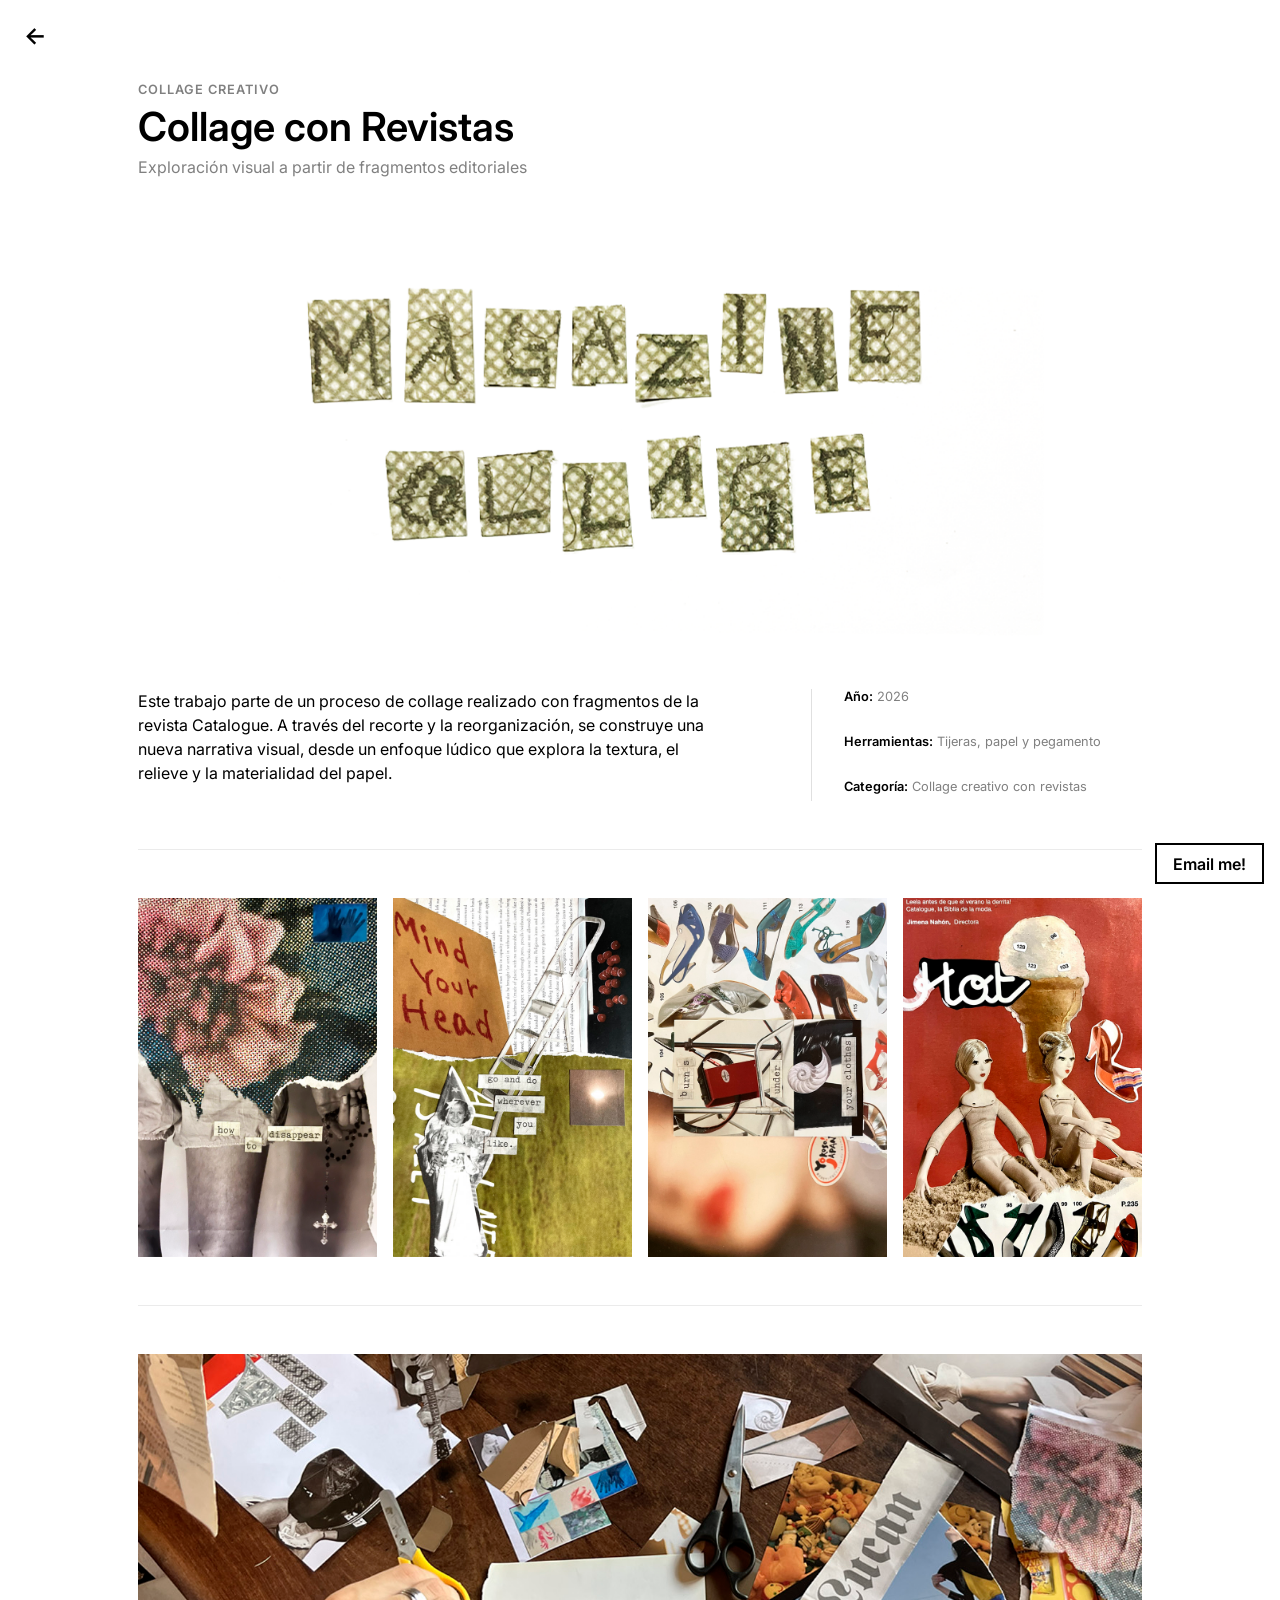
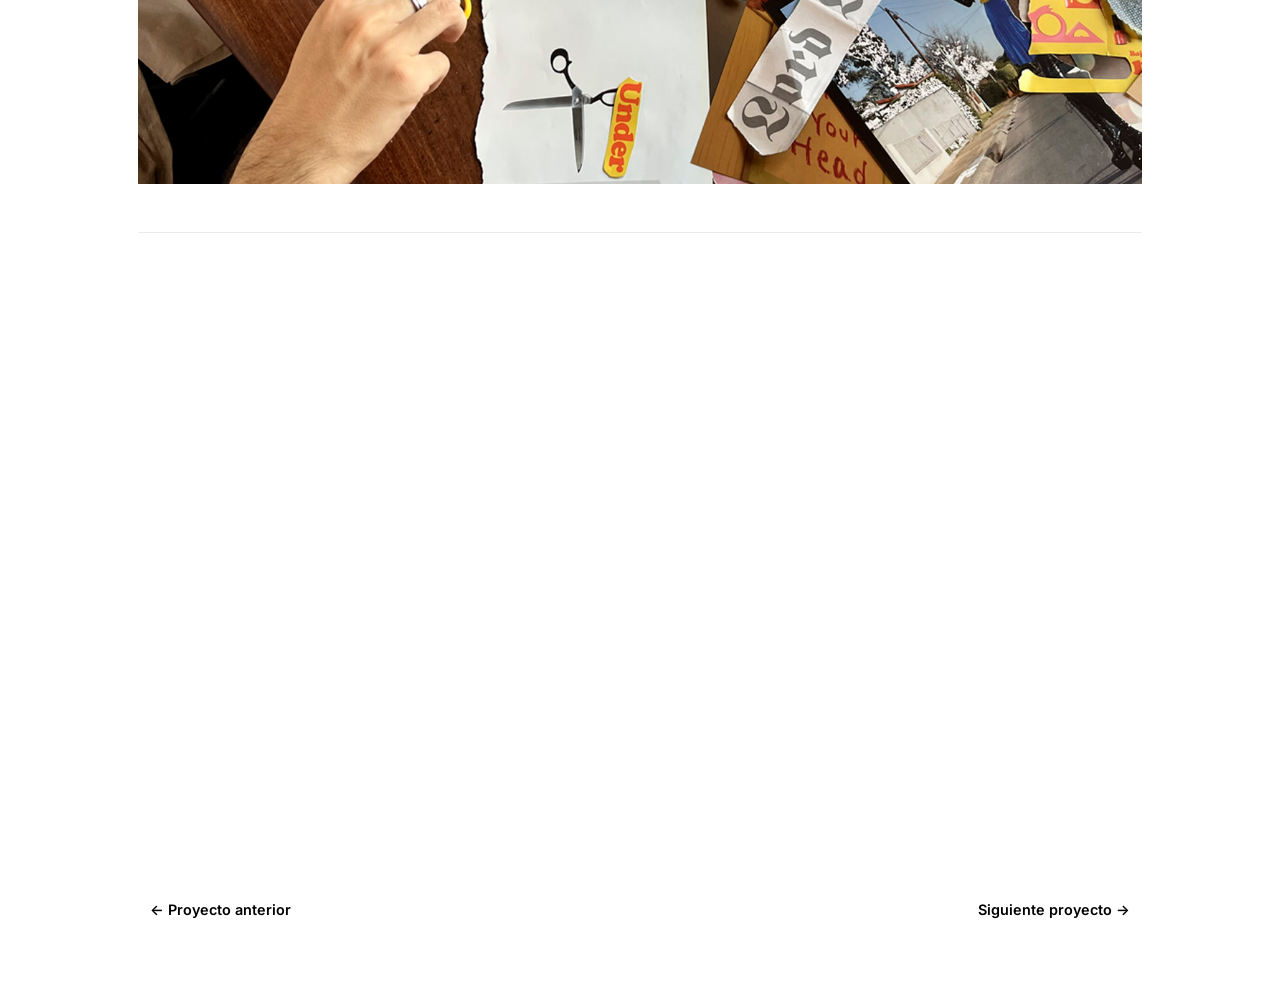
<file: proyecto-collage.html>
<!doctype html>
<html lang="es">
<head>
  <meta charset="utf-8">
  <meta name="viewport" content="width=device-width, initial-scale=1">
  <title>Collage</title>

  <!-- Google fonts -->
   <link rel="preconnect" href="https://fonts.googleapis.com">
  <link rel="preconnect" href="https://fonts.gstatic.com" crossorigin>
  <link href="https://fonts.googleapis.com/css2?family=Inter:wght@400;600&display=swap" rel="stylesheet">
  
  <link href="https://cdn.jsdelivr.net/npm/bootstrap@5.3.8/dist/css/bootstrap.min.css" rel="stylesheet">
  <link rel="stylesheet" href="https://cdnjs.cloudflare.com/ajax/libs/font-awesome/6.5.0/css/all.min.css">
  <link rel="stylesheet" href="style.css">
  <link rel="stylesheet" href="style-responsive.css">
  <link rel="stylesheet" href="style-proyectos.css">
</head>

<body class="project-page">

  <!-- Flecha volver -->
  <a class="back-arrow" href="index.html#work" aria-label="Volver al portfolio">←</a>

  <main class="project-main">

    <!--encabezado-->
    <header class="project-header">
      <p class="project-category">Collage Creativo</p>
      <h1>Collage con Revistas</h1>
      <p class="project-tagline">Exploración visual a partir de fragmentos editoriales</p>
    </header>

    <!--banner hero-->
    <section class="project-hero">
      <img src="images/collage-banner.png" alt="palabra collage con letras recortadas revista" class="img-fluid w-100">
    </section>

    <!--descripcion y ficha-->
    <section class="project-block">
      <div class="row">
        <div class="col-md-7">
          <p>Este trabajo parte de un proceso de collage realizado con fragmentos de la revista Catalogue.
            A través del recorte y la reorganización, se construye una nueva narrativa visual, desde un enfoque lúdico que explora la textura, el relieve y la materialidad del papel.</p>
        </div>
        <div class="col-md-4 offset-md-1 project-ficha">
          <p><strong>Año:</strong> 2026</p>
<p><strong>Herramientas:</strong> Tijeras, papel y pegamento</p>
<p><strong>Categoría:</strong> Collage creativo con revistas</p>
        </div>
      </div>
    </section>

    <!--bloque 2 imagenes-->
<section class="project-block">
  <div class="row g-3">
    <div class="col-3">
      <img src="images/collage1.jpg" alt="collage offset" class="img-fluid w-100">
    </div>
    <div class="col-3">
      <img src="images/collage2.jpg" alt="collage colorido" class="img-fluid w-100">
    </div>
    <div class="col-3">
      <img src="images/collage3.jpg" alt="collage verano" class="img-fluid w-100">
    </div>
    <div class="col-3">
      <img src="images/collage4.jpg" alt="collage editorial" class="img-fluid w-100">
    </div>
  </div>
</section>

    <!--bloque segundo banner-->
    <section class="project-block">
  <div class="row g-3">
    <div class="col-12">
      <img src="images/collage-banner2.jpg" alt="mesa de trabajo collage" class="img-fluid w-100">
    </div>
  </div> 
  </section>

    <!--video-->
<section class="project-block">
  <video class="w-100" autoplay loop muted playsinline>
    <source src="images/collage-video.mp4" type="video/mp4">
  </video>
</section>

<!--nav entre proyectos-->
<nav class="project-nav" aria-label="Navegación entre proyectos">
  <ul class="pagination justify-content-between">
    <li class="page-item">
      <a class="page-link" href="proyecto-visuales.html">← Proyecto anterior</a>
    </li>
    <li class="page-item">
      <a class="page-link" href="proyecto-modelado3D.html">Siguiente proyecto →</a>
    </li>
  </ul>
</nav>

  </main>

  <!--boton cta-->
  <a class="btn-cta" href="mailto:veneziaabarquero@gmail.com">Email me!</a>

  <script src="https://cdn.jsdelivr.net/npm/bootstrap@5.3.8/dist/js/bootstrap.bundle.min.js"></script>

</body>
</html>
</file>
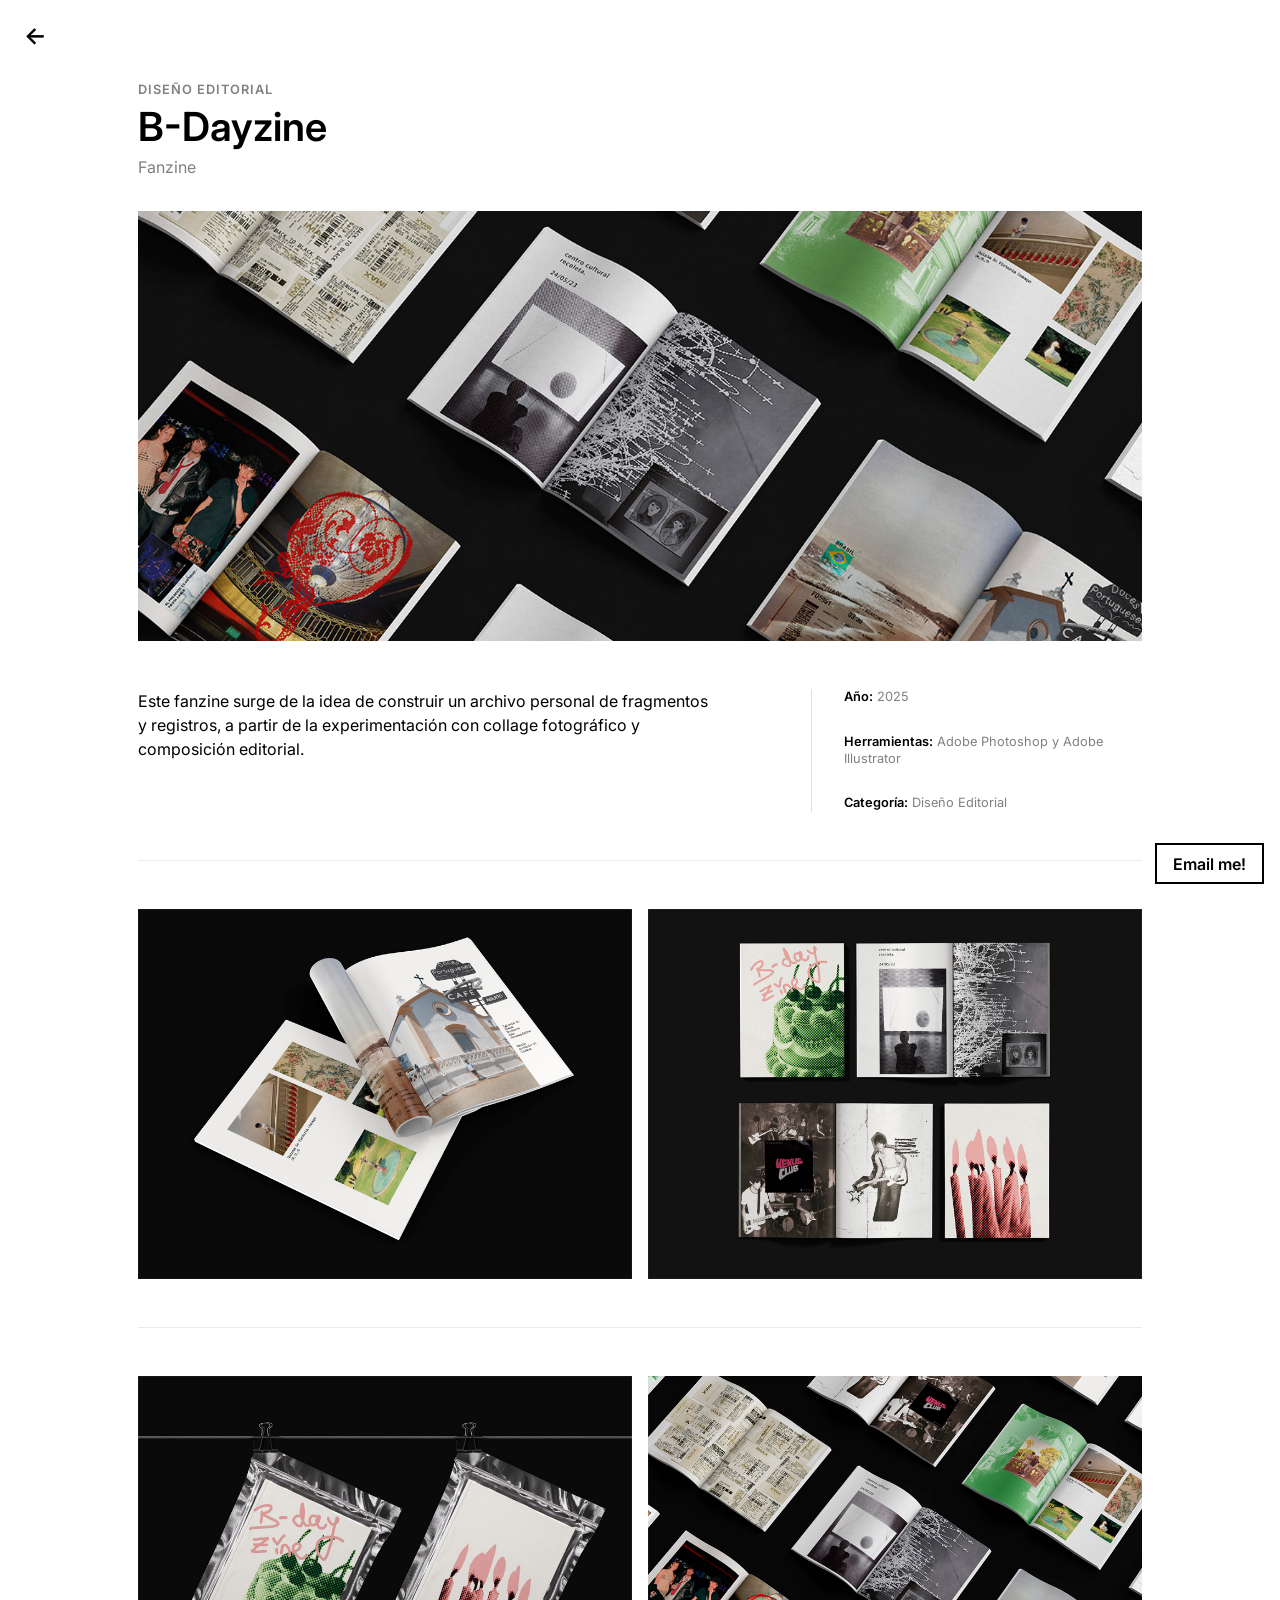
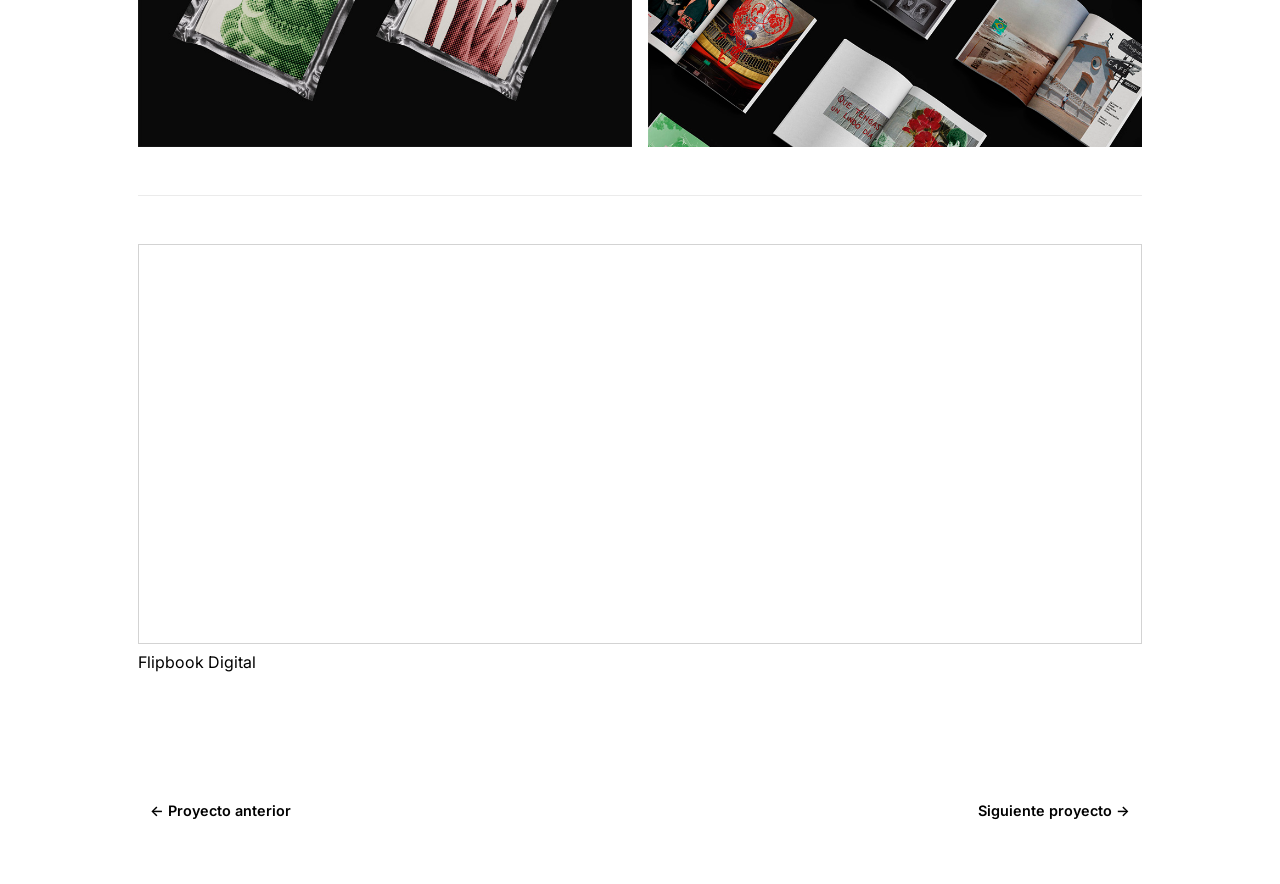
<file: proyecto-fanzine.html>
<!doctype html>
<html lang="es">
<head>
  <meta charset="utf-8">
  <meta name="viewport" content="width=device-width, initial-scale=1">
  <title>Fanzine</title>

  <!-- Google fonts -->
   <link rel="preconnect" href="https://fonts.googleapis.com">
  <link rel="preconnect" href="https://fonts.gstatic.com" crossorigin>
  <link href="https://fonts.googleapis.com/css2?family=Inter:wght@400;600&display=swap" rel="stylesheet">
  
  <link href="https://cdn.jsdelivr.net/npm/bootstrap@5.3.8/dist/css/bootstrap.min.css" rel="stylesheet">
  <link rel="stylesheet" href="https://cdnjs.cloudflare.com/ajax/libs/font-awesome/6.5.0/css/all.min.css">
  <link rel="stylesheet" href="style.css">
  <link rel="stylesheet" href="style-responsive.css">
  <link rel="stylesheet" href="style-proyectos.css">
</head>

<body class="project-page">

  <!-- Flecha volver -->
  <a class="back-arrow" href="index.html#work" aria-label="Volver al portfolio">←</a>

  <main class="project-main">

    <!--encabezado-->
    <header class="project-header">
      <p class="project-category">Diseño Editorial</p>
      <h1>B-Dayzine</h1>
      <p class="project-tagline">Fanzine</p>
    </header>

    <!--banner hero-->
    <section class="project-hero">
      <img src="images/fanzine-banner.jpg" alt="trama fanzines" class="img-fluid w-100">
    </section>

    <!--descripcion y ficha-->
    <section class="project-block">
      <div class="row">
        <div class="col-md-7">
          <p>Este fanzine surge de la idea de construir un archivo personal de fragmentos y registros, a partir de la experimentación con collage fotográfico y composición editorial.</p>
        </div>
        <div class="col-md-4 offset-md-1 project-ficha">
          <p><strong>Año:</strong> 2025</p>
<p><strong>Herramientas:</strong> Adobe Photoshop y Adobe Illustrator</p>
<p><strong>Categoría:</strong> Diseño Editorial</p>
        </div>
      </div>
    </section>

    <!-- bloque 2 imagenes-->
    <section class="project-block">
      <div class="row g-3">
        <div class="col-6">
          <img src="images/fanzine1.jpg" alt="fanzine abierto" class="img-fluid w-100">
        </div>
        <div class="col-6">
          <img src="images/fanzine2.jpg" alt="trama fanzines" class="img-fluid w-100">
        </div>
      </div>
    </section>

    <!--bloque 2 imagenes-->
    <section class="project-block">
      <div class="row g-3">
        <div class="col-6">
          <img src="images/fanzine3.jpg" alt="tapa y contratapa fanzine" class="img-fluid w-100">
        </div>
        <div class="col-6">
          <img src="images/fanzine-4.jpg" alt="trama fanzines fanzine" class="img-fluid w-100">
        </div>
      </div>
    </section>

    <!--flipbook digital-->
    <section class="project-block">
  <iframe allowfullscreen="allowfullscreen" allow="clipboard-write" scrolling="no" class="fp-iframe" src="https://heyzine.com/flip-book/58c3e7bfbc.html" style="border: 1px solid lightgray; width: 100%; height: 400px;"></iframe>
  <p class="img-caption">Flipbook Digital</p>
</section>

<!--nav entre proyectos-->
<nav class="project-nav" aria-label="Navegación entre proyectos">
  <ul class="pagination justify-content-between">
    <li class="page-item">
      <a class="page-link" href="proyecto-videoclip.html">← Proyecto anterior</a>
    </li>
    <li class="page-item">
      <a class="page-link" href="proyecto-libro.html">Siguiente proyecto →</a>
    </li>
  </ul>
</nav>

  </main>

  <!--boton cta-->
  <a class="btn-cta" href="mailto:veneziaabarquero@gmail.com">Email me!</a>

  <script src="https://cdn.jsdelivr.net/npm/bootstrap@5.3.8/dist/js/bootstrap.bundle.min.js"></script>

</body>
</html>
</file>
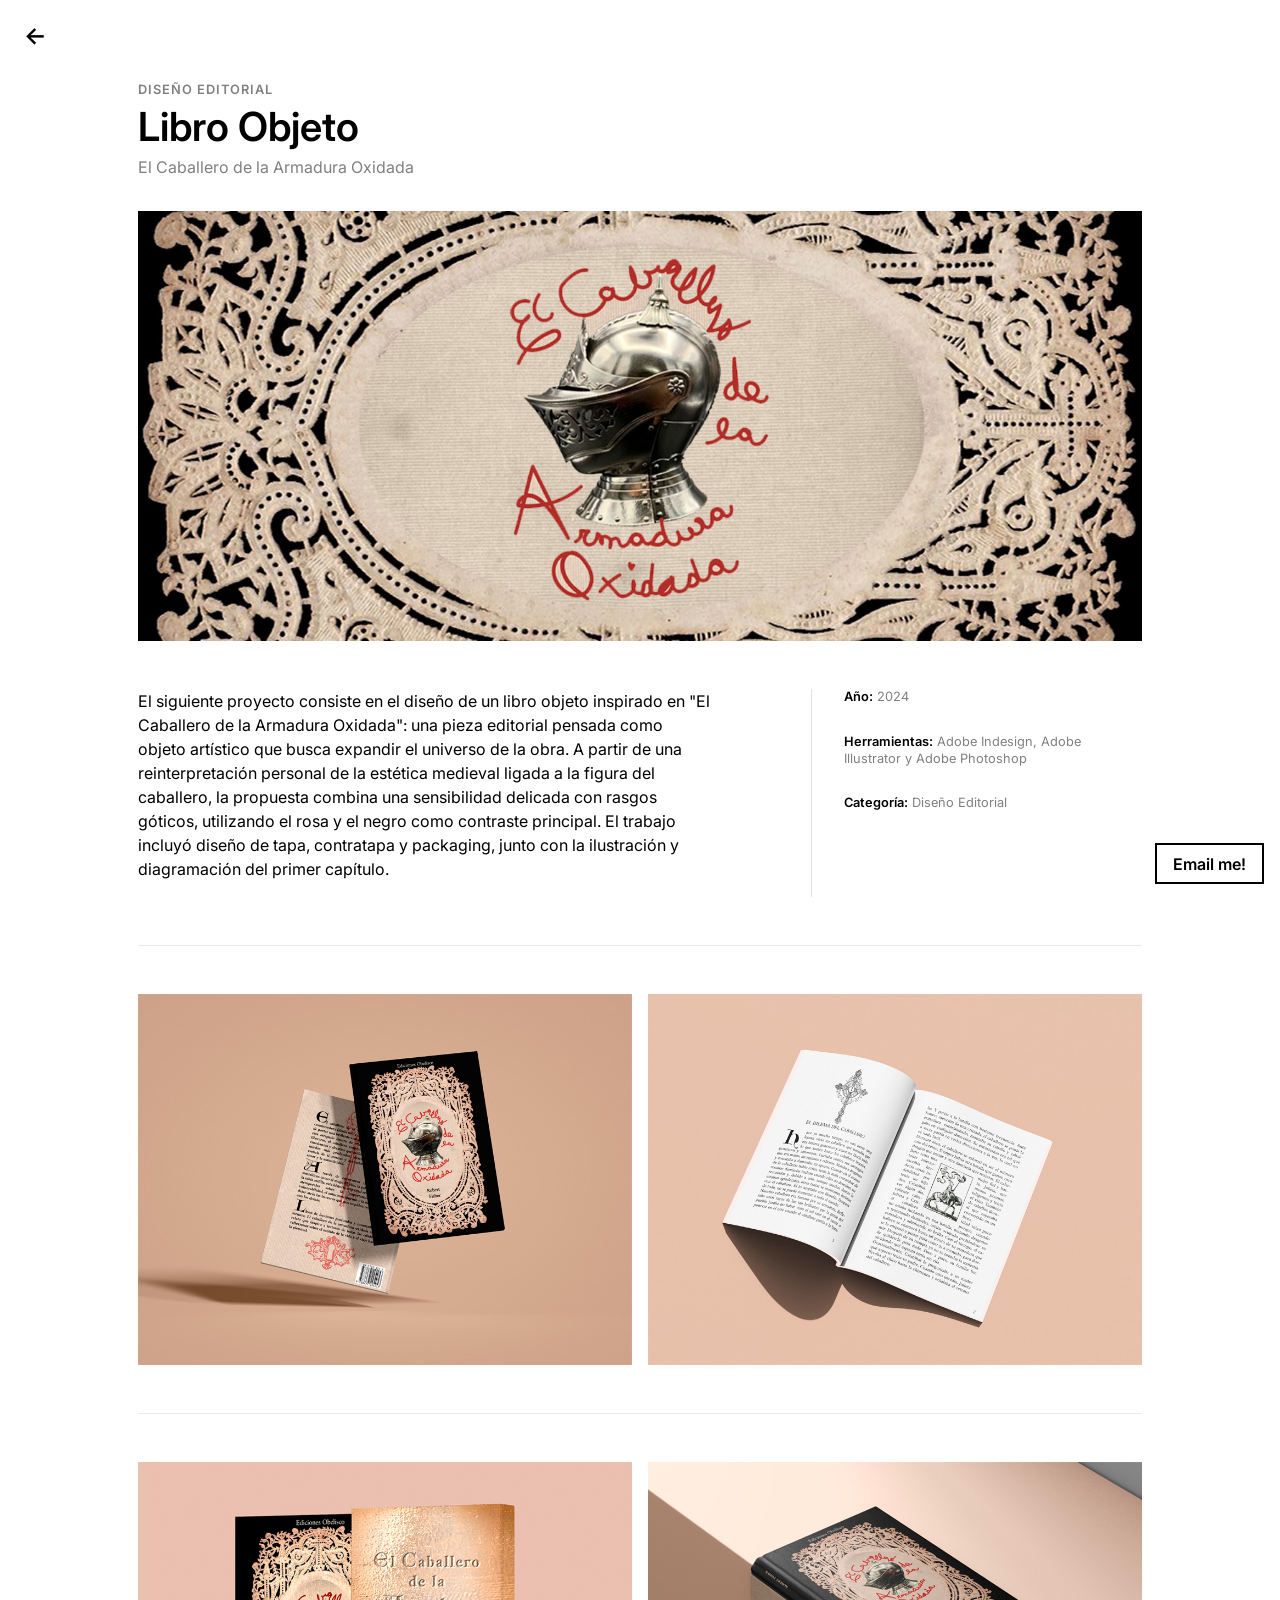
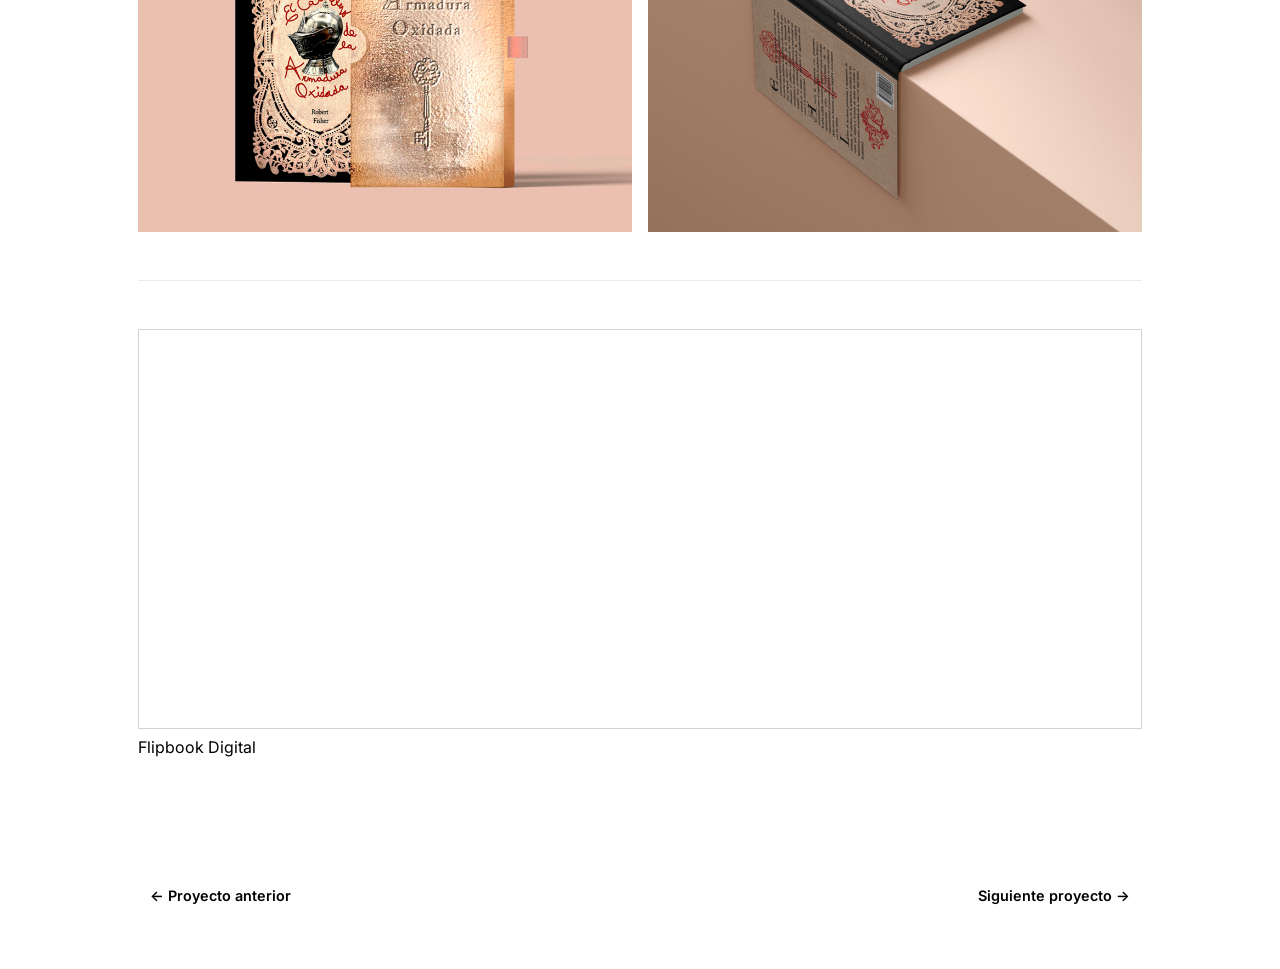
<file: proyecto-libro.html>
<!doctype html>
<html lang="es">
<head>
  <meta charset="utf-8">
  <meta name="viewport" content="width=device-width, initial-scale=1">
  <title>Libro Objeto</title>

  <!-- Google fonts -->
   <link rel="preconnect" href="https://fonts.googleapis.com">
  <link rel="preconnect" href="https://fonts.gstatic.com" crossorigin>
  <link href="https://fonts.googleapis.com/css2?family=Inter:wght@400;600&display=swap" rel="stylesheet">
  
  <link href="https://cdn.jsdelivr.net/npm/bootstrap@5.3.8/dist/css/bootstrap.min.css" rel="stylesheet">
  <link rel="stylesheet" href="https://cdnjs.cloudflare.com/ajax/libs/font-awesome/6.5.0/css/all.min.css">
  <link rel="stylesheet" href="style.css">
  <link rel="stylesheet" href="style-responsive.css">
  <link rel="stylesheet" href="style-proyectos.css">

  
</head>

<body class="project-page">

  <!-- Flecha volver -->
  <a class="back-arrow" href="index.html#work" aria-label="Volver al portfolio">←</a>

  <main class="project-main">

    <!--encabezado-->
    <header class="project-header">
      <p class="project-category">Diseño Editorial</p>
      <h1>Libro Objeto</h1>
      <p class="project-tagline">El Caballero de la Armadura Oxidada</p>
    </header>

    <!--banner hero-->
    <section class="project-hero">
      <img src="images/libro-banner.jpg" alt="Portada videoclip Plain!" class="img-fluid w-100">
    </section>

    <!--descripcion y ficha-->
    <section class="project-block">
      <div class="row">
        <div class="col-md-7">
          <p>El siguiente proyecto consiste en el diseño de un libro objeto inspirado en "El Caballero de la Armadura Oxidada": una pieza editorial pensada como objeto artístico que busca expandir el universo de la obra. A partir de una reinterpretación personal de la estética medieval ligada a la figura del caballero, la propuesta combina una sensibilidad delicada con rasgos góticos, utilizando el rosa y el negro como contraste principal. El trabajo incluyó diseño de tapa, contratapa y packaging, junto con la ilustración y diagramación del primer capítulo.</p>
        </div>
        <div class="col-md-4 offset-md-1 project-ficha">
          <p><strong>Año:</strong> 2024</p>
<p><strong>Herramientas:</strong> Adobe Indesign, Adobe Illustrator y Adobe Photoshop</p>
<p><strong>Categoría:</strong> Diseño Editorial</p>
        </div>
      </div>
    </section>

    <!--bloque 2 imagenes-->
    <section class="project-block">
      <div class="row g-3">
        <div class="col-6">
          <img src="images/Libro1.jpg" alt="portada y contraportada libro" class="img-fluid w-100">
        </div>
        <div class="col-6">
          <img src="images/Libro2.jpg" alt="libro abierto" class="img-fluid w-100">
        </div>
      </div>
    </section>

    <!--bloque 2 imagenes-->
    <section class="project-block">
      <div class="row g-3">
        <div class="col-6">
          <img src="images/Libro3.jpg" alt="libro y packaging" class="img-fluid w-100">
        </div>
        <div class="col-6">
          <img src="images/Libro4.jpg" alt="libro lomo" class="img-fluid w-100">
        </div>
      </div>
    </section>

    <!--flipbook digital-->
    <section class="project-block">
  <iframe
    allowfullscreen="allowfullscreen"
    allow="clipboard-write"
    scrolling="no"
    class="fp-iframe"
    src="https://heyzine.com/flip-book/c6ecf2654c.html"
    style="border: 1px solid lightgray; width: 100%; height: 400px;">
  </iframe>
  <p class="img-caption">Flipbook Digital</p>
</section>

<!--nav entre proyectos-->
<nav class="project-nav" aria-label="Navegación entre proyectos">
  <ul class="pagination justify-content-between">
    <li class="page-item">
      <a class="page-link" href="proyecto-fanzine.html">← Proyecto anterior</a>
    </li>
    <li class="page-item">
      <a class="page-link" href="proyecto-visuales.html">Siguiente proyecto →</a>
    </li>
  </ul>
</nav>

  </main>

  <!--boton cta -->
  <a class="btn-cta" href="mailto:veneziaabarquero@gmail.com">Email me!</a>

  <script src="https://cdn.jsdelivr.net/npm/bootstrap@5.3.8/dist/js/bootstrap.bundle.min.js"></script>

</body>
</html>
</file>
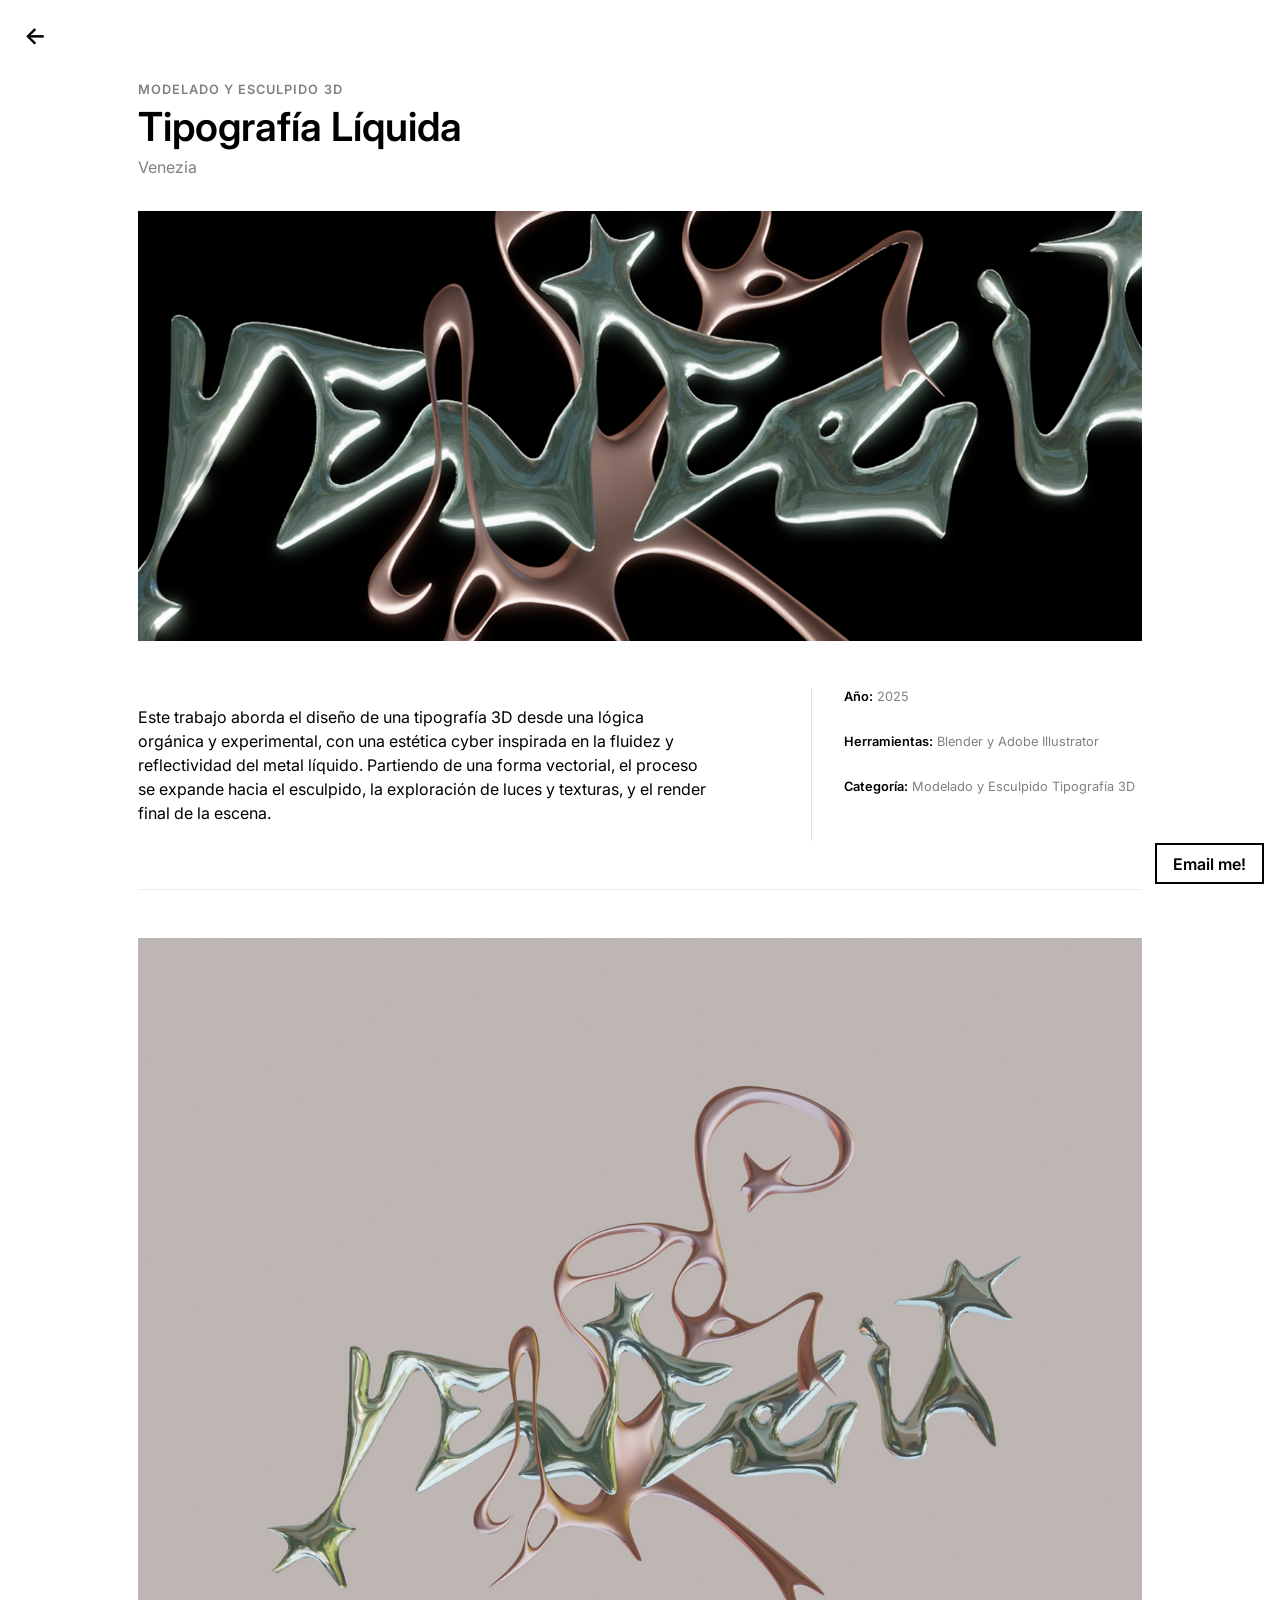
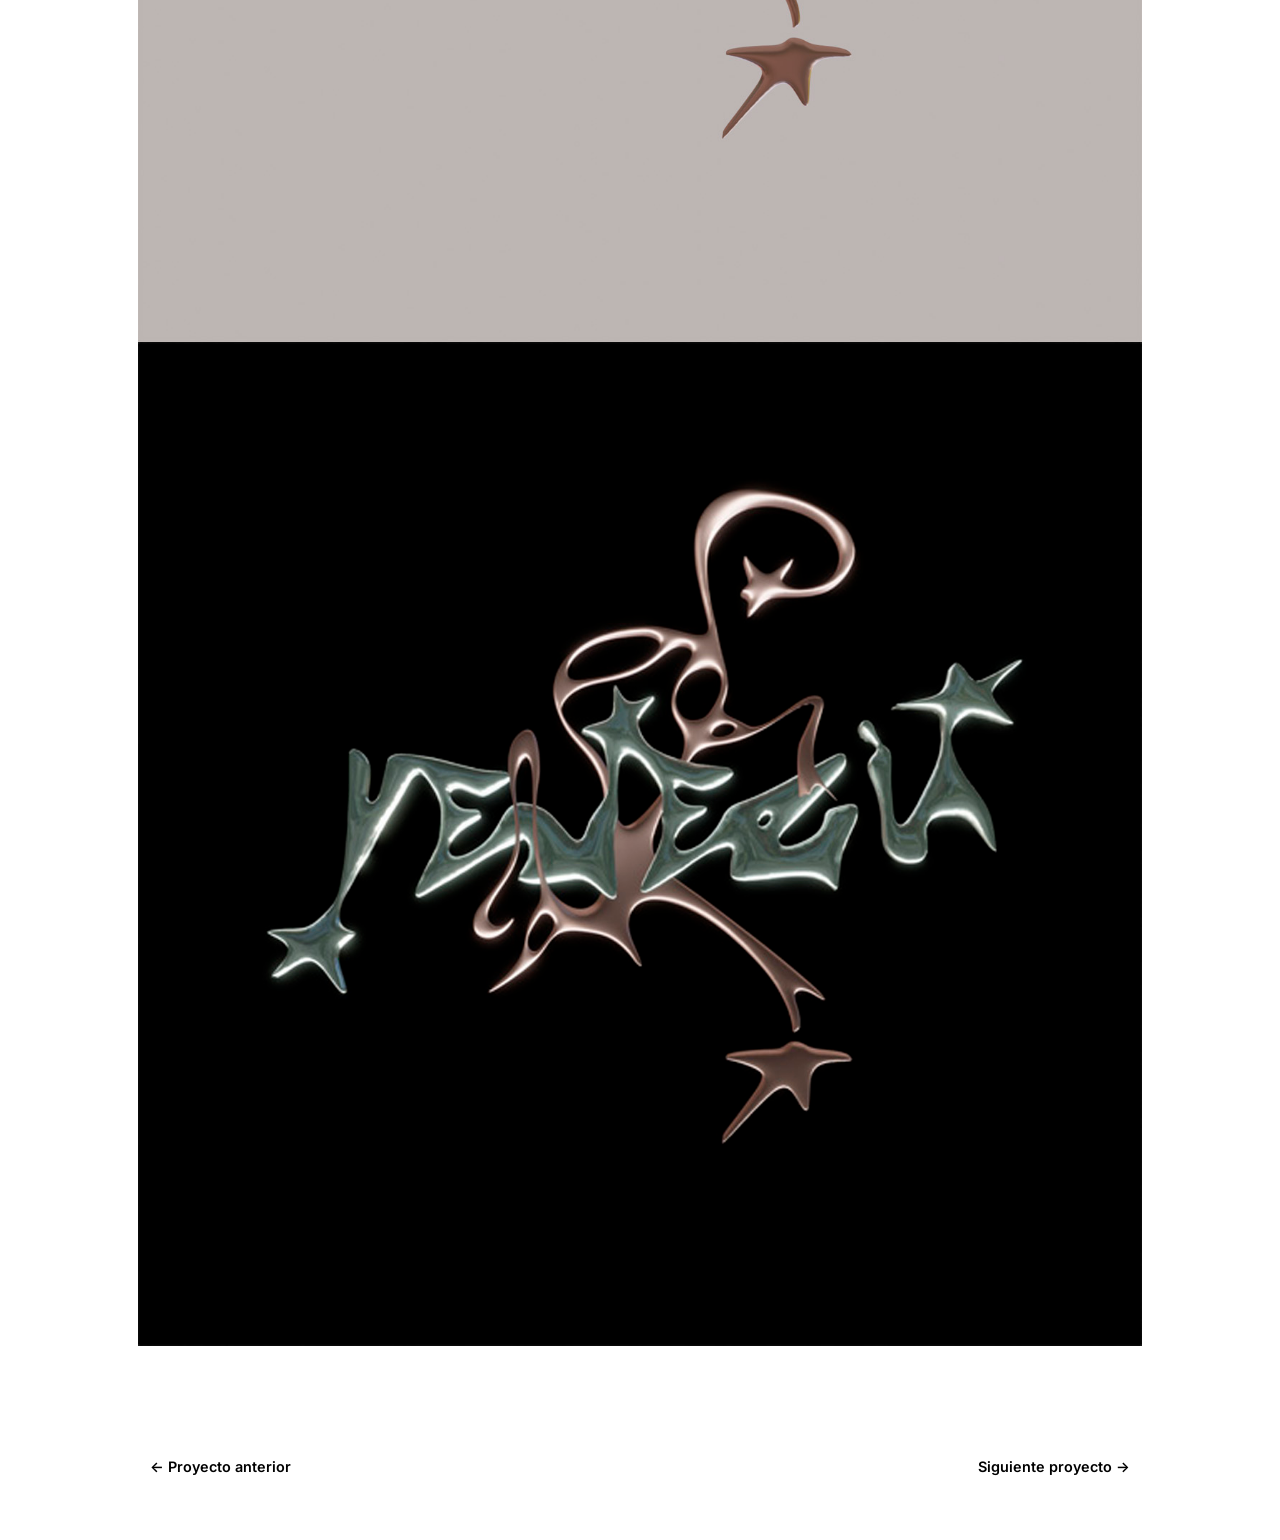
<file: proyecto-modelado3D.html>
<!doctype html>
<html lang="es">
<head>
  <meta charset="utf-8">
  <meta name="viewport" content="width=device-width, initial-scale=1">
  <title>Tipografía 3D</title>

  <!-- Google fonts -->
   <link rel="preconnect" href="https://fonts.googleapis.com">
  <link rel="preconnect" href="https://fonts.gstatic.com" crossorigin>
  <link href="https://fonts.googleapis.com/css2?family=Inter:wght@400;600&display=swap" rel="stylesheet">
  
  <link href="https://cdn.jsdelivr.net/npm/bootstrap@5.3.8/dist/css/bootstrap.min.css" rel="stylesheet">
  <link rel="stylesheet" href="https://cdnjs.cloudflare.com/ajax/libs/font-awesome/6.5.0/css/all.min.css">
  <link rel="stylesheet" href="style.css">
  <link rel="stylesheet" href="style-responsive.css">
  <link rel="stylesheet" href="style-proyectos.css">

  
</head>

<body class="project-page">

  <!--flecha volver-->
  <a class="back-arrow" href="index.html#work" aria-label="Volver al portfolio">←</a>

  <main class="project-main">

    <!--encabezado-->
    <header class="project-header">
      <p class="project-category">Modelado y Esculpido 3D</p>
      <h1>Tipografía Líquida</h1>
      <p class="project-tagline">Venezia</p>
    </header>

    <!--banner hero-->
    <section class="project-hero">
      <img src="images/tipografia3D-banner.jpg" alt="detalle tipografia 3D" class="img-fluid w-100">
    </section>

    <!--descripcion y ficha-->
    <section class="project-block">
      <div class="row">
        <div class="col-md-7">
          <p>          <p>Este trabajo aborda el diseño de una tipografía 3D desde una lógica orgánica y experimental, con una estética cyber inspirada en la fluidez y reflectividad del metal líquido.
            Partiendo de una forma vectorial, el proceso se expande hacia el esculpido, la exploración de luces y texturas, y el render final de la escena.</p>
        </div>
        <div class="col-md-4 offset-md-1 project-ficha">
          <p><strong>Año:</strong> 2025</p>
<p><strong>Herramientas:</strong> Blender y Adobe Illustrator</p>
<p><strong>Categoría:</strong> Modelado y Esculpido Tipografía 3D</p>
        </div>
      </div>
    </section>

    <!--bloque 2 imagenes-->
    <section class="project-block">
      <div class="row g-0">
        <div class="col-12">
          <img src="images/tipografia3D-fondoclaro.jpg" alt="tipografia 3D fondo claro" class="img-fluid w-100">
        </div>
        <div class="col-12">
          <img src="images/tipografia3D-fondooscuro.jpg" alt="tipografia 3d fondo oscuro" class="img-fluid w-100">
        </div>
      </div>
    </section>

    <!--nav entre proyectos-->
   <nav class="project-nav" aria-label="Navegación entre proyectos">
    <ul class="pagination justify-content-between">
      <li class="page-item">
        <a class="page-link" href="proyecto-collage.html">← Proyecto anterior</a>
      </li>
      <li class="page-item">
        <a class="page-link" href="proyecto-videoclip.html">Siguiente proyecto →</a>
      </li>
    </ul>
  </nav>

  </main>

  <!--boton cta-->
  <a class="btn-cta" href="mailto:veneziaabarquero@gmail.com">Email me!</a>

  <script src="https://cdn.jsdelivr.net/npm/bootstrap@5.3.8/dist/js/bootstrap.bundle.min.js"></script>

</body>
</html>
</file>
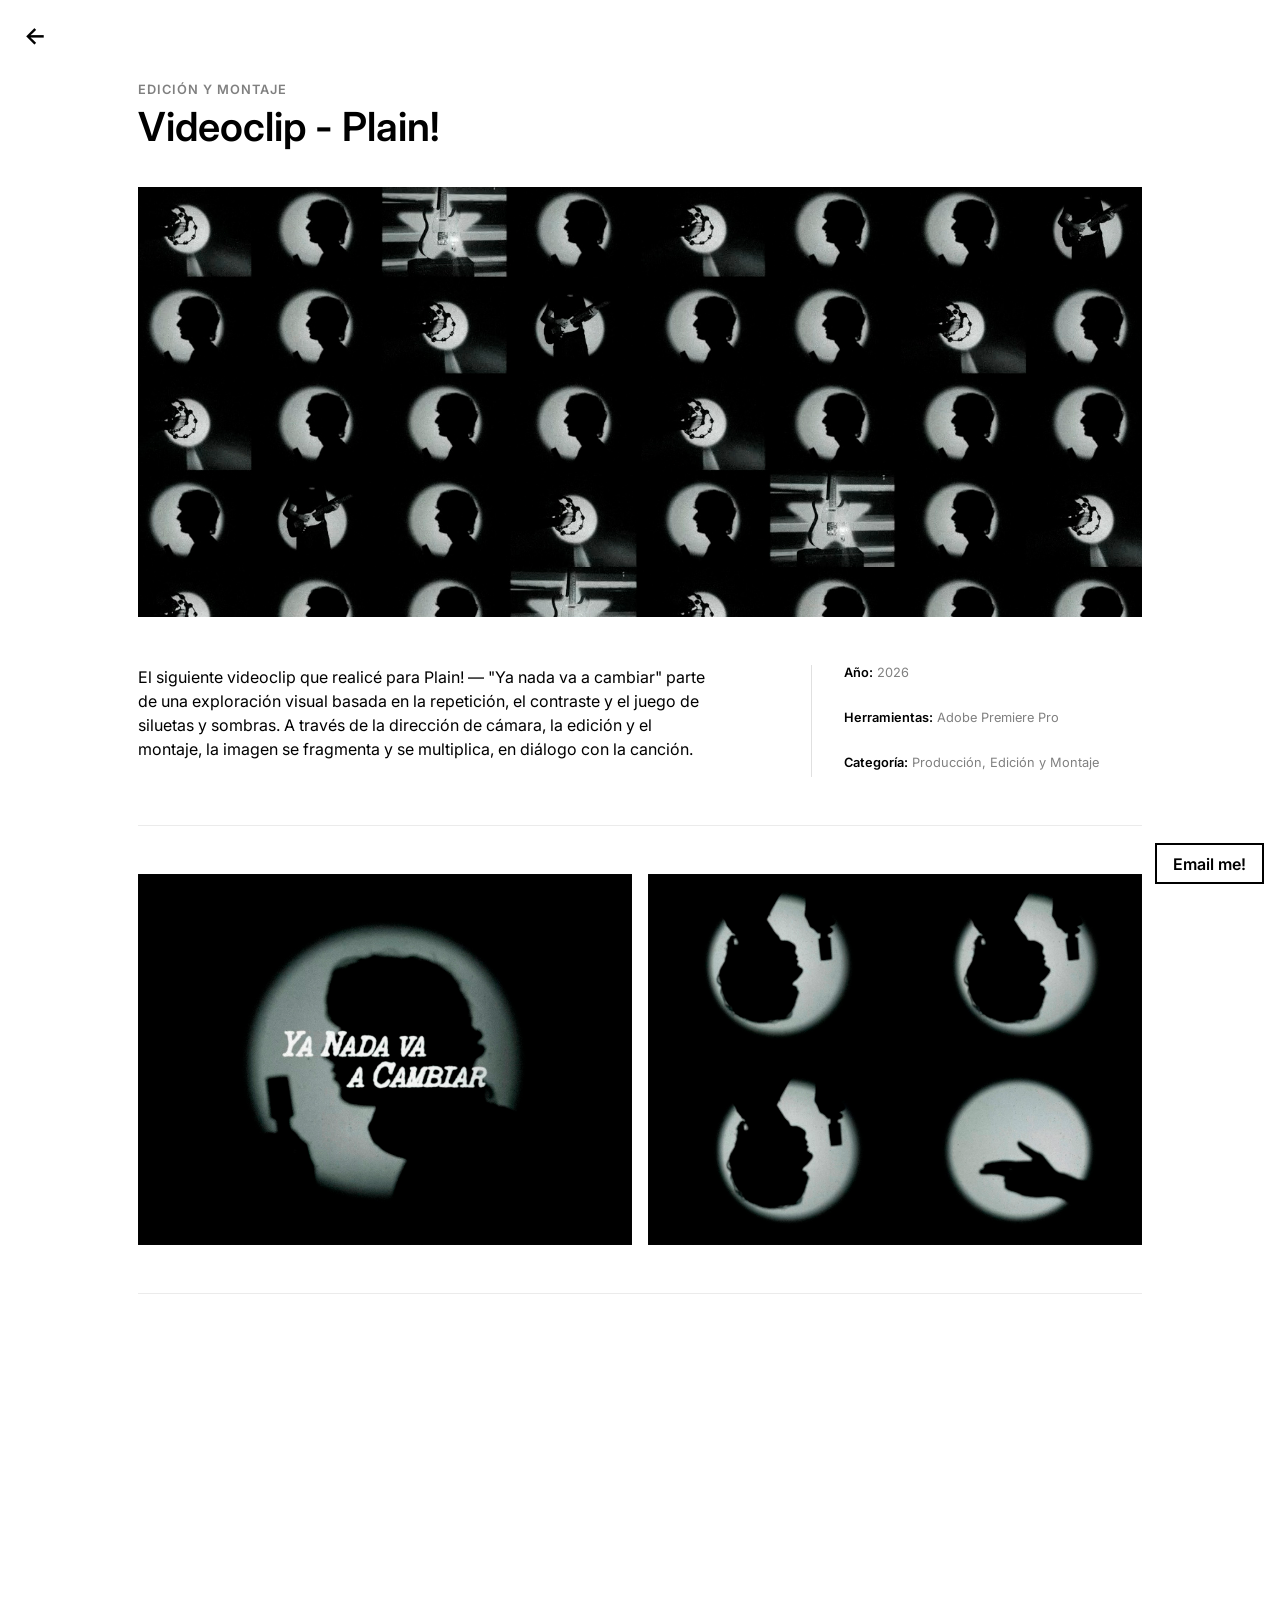
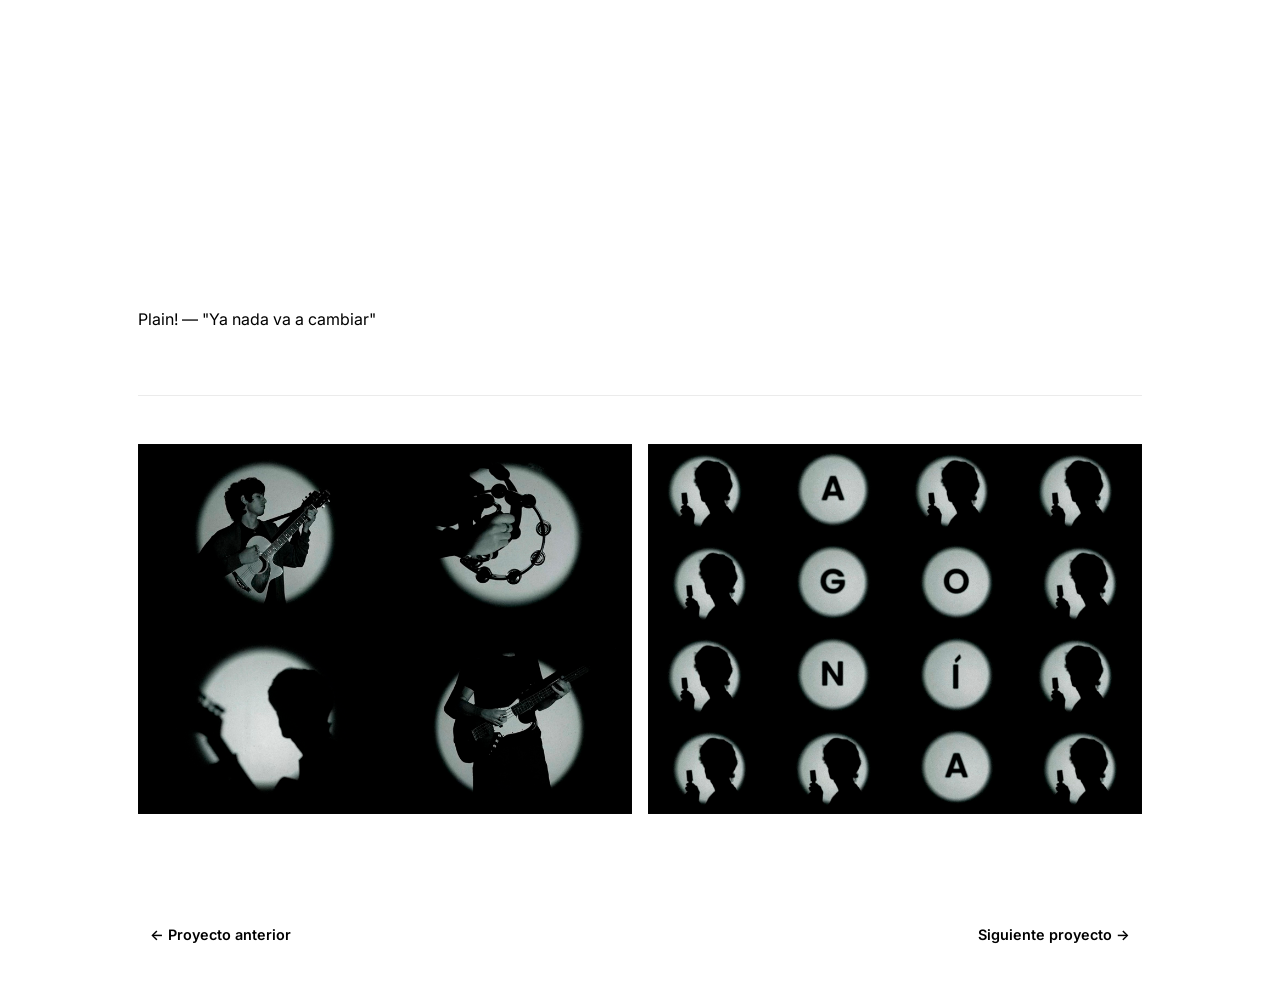
<file: proyecto-videoclip.html>
<!doctype html>
<html lang="es">
<head>
  <meta charset="utf-8">
  <meta name="viewport" content="width=device-width, initial-scale=1">
  <title>Videoclip</title>

  <!-- Google fonts -->
   <link rel="preconnect" href="https://fonts.googleapis.com">
  <link rel="preconnect" href="https://fonts.gstatic.com" crossorigin>
  <link href="https://fonts.googleapis.com/css2?family=Inter:wght@400;600&display=swap" rel="stylesheet">
  
  <link href="https://cdn.jsdelivr.net/npm/bootstrap@5.3.8/dist/css/bootstrap.min.css" rel="stylesheet">
  <link rel="stylesheet" href="https://cdnjs.cloudflare.com/ajax/libs/font-awesome/6.5.0/css/all.min.css">
  <link rel="stylesheet" href="style.css">
  <link rel="stylesheet" href="style-responsive.css">
  <link rel="stylesheet" href="style-proyectos.css">
</head>

<body class="project-page">

  <!-- Flecha volver -->
  <a class="back-arrow" href="index.html#work" aria-label="Volver al portfolio">←</a> <!-- index.html#work hace q pueda regresar al html principal y ya este scrolleada la seccion work-->

  <main class="project-main">

    <!--encabezado-->
    <header class="project-header">
      <p class="project-category">Edición y Montaje</p>
      <h1>Videoclip - Plain!</h1>
    </header>

    <!--banner hero-->
    <section class="project-hero">
      <img src="images/videoclip-banner.jpg" alt="Portada videoclip Plain!" class="img-fluid w-100">
    </section>

    <!--descripcion y ficha-->
    <section class="project-block">
      <div class="row">
        <div class="col-md-7">
          <p>El siguiente videoclip que realicé para Plain! — "Ya nada va a cambiar" parte de una exploración visual basada en la repetición, el contraste y el juego de siluetas y sombras. A través de la dirección de cámara, la edición y el montaje, la imagen se fragmenta y se multiplica, en diálogo con la canción.</p>
        </div>
        <div class="col-md-4 offset-md-1 project-ficha">
          <p><strong>Año:</strong> 2026</p>
<p><strong>Herramientas:</strong> Adobe Premiere Pro</p>
<p><strong>Categoría:</strong> Producción, Edición y Montaje</p>
        </div>
      </div>
    </section>

    <!--bloque 2 imagenes-->
    <section class="project-block">
      <div class="row g-3">
        <div class="col-6">
          <img src="images/videoclip1.jpg" alt="Still del videoclip" class="img-fluid w-100">
        </div>
        <div class="col-6">
          <img src="images/videoclip2.jpg" alt="Still del videoclip" class="img-fluid w-100">
        </div>
      </div>
    </section>

    <!--video youtube-->
    <section class="project-block">
      <div class="ratio ratio-16x9">
        <iframe
          src="https://www.youtube.com/embed/Q7mdinGw1PM"
          title="Plain! — Ya nada va a cambiar"
          frameborder="0"
          allow="accelerometer; autoplay; clipboard-write; encrypted-media; gyroscope; picture-in-picture"
          allowfullscreen>
        </iframe>
      </div>
      <p class="img-caption">Plain! — "Ya nada va a cambiar"</p>
    </section>

    <!--bloque 2 imagenes-->
    <section class="project-block">
      <div class="row g-3">
        <div class="col-6">
          <img src="images/videoclip3.jpg" alt="Still del videoclip" class="img-fluid w-100">
        </div>
        <div class="col-6">
          <img src="images/videoclip4.jpg" alt="Still del videoclip" class="img-fluid w-100">
        </div>
      </div>
    </section>

    <!--nav entre proyectos-->
   <nav class="project-nav" aria-label="Navegación entre proyectos">
  <ul class="pagination justify-content-between">
    <li class="page-item">
      <a class="page-link" href="proyecto-modelado3D.html">← Proyecto anterior</a>
    </li>
    <li class="page-item">
      <a class="page-link" href="proyecto-fanzine.html">Siguiente proyecto →</a>
    </li>
  </ul>
</nav>

  </main>

  <!--boton cta-->
  <a class="btn-cta" href="mailto:veneziaabarquero@gmail.com">Email me!</a>

  <script src="https://cdn.jsdelivr.net/npm/bootstrap@5.3.8/dist/js/bootstrap.bundle.min.js"></script>

</body>
</html>
</file>
<file: style.css>
body {
  font-family: 'Inter', sans-serif;
  margin: 0;
  padding: 0;
  color: black;
}

/*Nav Lateral*/
.sidebar {
  position: fixed;
  top: 0;
  left: 0;
  width: 6rem;
  height: 100vh;
  padding: 2rem 1rem;
  z-index: 100;
  background: linear-gradient(to right, rgba(0, 0, 0, 0.233), transparent);
}

.nav-brand {
  display: block;
}

.nav-subtitle {
  font-weight: 600;
  font-size: 0.9rem;
  margin-bottom: 0;
  color: black;
}

.nav-link {
  padding-left: 0;
  font-weight: 600;
  font-size: 1.1rem;
  color: black;
  text-decoration: none;
}

.nav-link:hover {
  text-decoration: underline;
  color: black;
}


.main-content {
  margin-left: 6rem; /*lo que ocupa el nav lateral*/
}

/* Home */
#home {
  display: flex;
  justify-content: center;
  padding-top: 3rem;
}

#home img {
  max-width: 100%;
}

/*about*/
.about-section {
  padding: 6rem 3rem;
  margin-top: 20vh;        /* espacio blanco entre home y about */
  scroll-margin-top: 0;    /* cuando el nav linkea a #about, la sección arranca desde arriba del viewport */
}

.academic-info p {
  font-size: 0.75rem; /* 12px */
  color: grey;
}

/*work*/
.work-section {
  position: relative;
  padding: 6rem 3rem;
  scroll-margin-top: 0;
  scale: 85%;
}

.work-link {
  text-decoration: none;
  color: black;
  display: block;
  position: relative;
  overflow: hidden;
}

.work-link img {
  display: block;
  transition: opacity 0.3s ease;
}

.work-link::after {
  content: 'Ver proyecto';
  position: absolute;
  inset: 0; /* abreviar top: 0; right: 0; bottom: 0; left: 0 */
  background: rgba(0, 0, 0, 0.5);
  color: white;
  font-weight: 600;
  display: flex;
  align-items: center;
  justify-content: center;
  opacity: 0;
  transition: opacity 0.3s ease;
}
.work-link:hover::after {
  opacity: 1;
}

.carousel-3d {
  position: relative;
  z-index: 1;
  margin-top: 20vh;
}

/* Contacto */
.contact-section {
  position: relative;
  min-height: auto;
  padding: 6rem 3rem;
  display: flex;
  flex-direction: column;
  justify-content: center;
}

.social-links {
  display: flex;
  gap: 12px;
  margin-top: 1rem;
}

.social-links a {
  display: flex;
  align-items: center;
  justify-content: center;
  width: 36px;
  height: 36px;
  border-radius: 50%;
  border: 1.5px solid currentColor;
  color: inherit;
  text-decoration: none;
  font-size: 16px;
  transition: opacity 0.2s;
}

.social-links a:hover {
  opacity: 0.6;
}

/*footer*/
.footer {
  margin-left: 6rem;
  padding: 1.5rem 3rem;
  border-top: 1px solid rgba(0, 0, 0, 0.08);
  font-size: 0.75rem;
  color: grey;
  text-align: center
}

.footer p {
  margin-bottom: 0;
}

/* Tipografias */
h1 {
  font-weight: 600;
  font-size: 3rem;
  color: black;
  line-height: 1;
}

h2 {
  font-weight: 600;
  font-size: 1.25rem;
  color: black;
}

h3 {
  font-size: 0.9375rem; 
  font-weight: 600;
  color: grey;
}

/* Boton call to action */
.btn-cta {
  position: fixed;
  bottom: 1rem;
  right: 1rem;
  font-weight: 600;
  font-size: 1rem;
  color: black;
  text-decoration: none;
  border: 2px solid black;
  border-radius: 0;
  padding: 0.4rem 1rem;
  background: rgba(255, 255, 255, 0.541);
}

.btn-cta:hover {
  background: black;
  color: white;
  -webkit-animation: jello-horizontal 0.9s linear both;
          animation: jello-horizontal 0.9s linear both;
}
/* Ascii Art Fondos */
.ascii-deco {
  position: absolute;
  pointer-events: none;
  z-index: 2;
}


.ascii-deco--home {
  top: 5rem;
  left: 15rem;
  
}


.ascii-deco--about{
  top: 66rem;
  right: 2rem;
  z-index: 0;
}

.fondo-ascii{
  background-image: url(./images/ascii-deco3.svg);
  background-repeat: no-repeat;
  background-size: 600px 1000px;
  background-position: right;
}

/* animaciones */
.fade-in {
 -webkit-animation: fade-in 1.2s linear both;
 animation: fade-in 1.2s linear both;
}

@-webkit-keyframes fade-in {
  0% { opacity: 0; }
  100% { opacity: 1; }
}
@keyframes fade-in {
  0% { opacity: 0; }
  100% { opacity: 1; }
}

@-webkit-keyframes jello-horizontal {
  0%   { -webkit-transform: scale3d(1, 1, 1);      transform: scale3d(1, 1, 1); }
  30%  { -webkit-transform: scale3d(1.25, 0.75, 1); transform: scale3d(1.25, 0.75, 1); }
  40%  { -webkit-transform: scale3d(0.75, 1.25, 1); transform: scale3d(0.75, 1.25, 1); }
  50%  { -webkit-transform: scale3d(1.15, 0.85, 1); transform: scale3d(1.15, 0.85, 1); }
  65%  { -webkit-transform: scale3d(0.95, 1.05, 1); transform: scale3d(0.95, 1.05, 1); }
  75%  { -webkit-transform: scale3d(1.05, 0.95, 1); transform: scale3d(1.05, 0.95, 1); }
  100% { -webkit-transform: scale3d(1, 1, 1);      transform: scale3d(1, 1, 1); }
}
@keyframes jello-horizontal {
  0%   { -webkit-transform: scale3d(1, 1, 1);      transform: scale3d(1, 1, 1); }
  30%  { -webkit-transform: scale3d(1.25, 0.75, 1); transform: scale3d(1.25, 0.75, 1); }
  40%  { -webkit-transform: scale3d(0.75, 1.25, 1); transform: scale3d(0.75, 1.25, 1); }
  50%  { -webkit-transform: scale3d(1.15, 0.85, 1); transform: scale3d(1.15, 0.85, 1); }
  65%  { -webkit-transform: scale3d(0.95, 1.05, 1); transform: scale3d(0.95, 1.05, 1); }
  75%  { -webkit-transform: scale3d(1.05, 0.95, 1); transform: scale3d(1.05, 0.95, 1); }
  100% { -webkit-transform: scale3d(1, 1, 1);      transform: scale3d(1, 1, 1); }
}
</file>
<file: style-responsive.css>
/* Breakpoint: 768px*/
@media (width < 768px) {
  
  .sidebar {
    position: fixed;
    top: 0;
    left: 0;
    width: 100%;
    height: auto;
    padding: 0.75rem 1.25rem;
    display: flex;
    flex-direction: row;
    align-items: center;
    justify-content: space-between;
    background: linear-gradient(to bottom, rgba(0, 0, 0, 0.15), white);
    border-bottom: 1px solid rgb(255, 255, 255);
    z-index: 200;
  }

  /* flex-direction: row sobreescribe el flex-column de Bootstrap para q los links queden alineados horizontalmente*/
  .sidebar ul {
    display: flex !important;
    flex-direction: row !important;
    gap: 1rem;
    margin-top: 0 !important;
    padding: 0;
    list-style: none;
    align-items: center;
  }

  .sidebar ul .nav-link {
    font-size: 0.85rem;
    padding: 0;
  }

  .sidebar .nav-brand {
    display: flex;
    align-items: baseline;
    gap: 0.5rem;
  }

  .sidebar h1 {
    font-size: 1.5rem;
    margin: 0;
  }

  .sidebar .nav-subtitle {
    font-size: 0.75rem;
  }

  .main-content {
    margin-left: 0;
    padding-top: 3.5rem;
  }


  /* Home */
  #home {
    padding-top: 1.5rem;
    overflow: hidden;
    width: 100%;
  }

  #home .img-fluid {
    width: 80%; 
    max-width: 80%; /* para q no se vaya hasta los bordes en mobile */
    height: auto;
    display: block;
  }


  /*about*/
  .about-section {
    text-align: center;
    padding: 3rem 1.25rem;
    margin-top: 5vh;
  }

  
  .about-section .col-md-5 {
    max-width: 40%;
    margin: 0 auto 1.5rem;
  }

  .academic-info .col-6 {
  flex: 0 0 100%;
  max-width: 100%;
  text-align: center;
}

.academic-info .row {
  justify-content: center;
  margin: 0;
}


  /*work*/
  .work-section {
    padding: 3rem 1.25rem;
    scale: 100%; 
  }

  .work-title {
    font-size: 0.75rem;
  }

  .carousel-3d {
    margin-top: 8vh;
  }

  /*contact*/
  .contact-section {
    padding: 3rem 1.25rem;
    min-height: auto;
  }

  .contact-section .col-md-5 {
    max-width: 50%;
    flex: 0 0 100%;
  }

  .contact-img {
    margin-bottom: 1.5rem;
  }

  /*footer*/
.footer {
  margin-left: 0;
  padding: 1.5rem 1.25rem;
}

  .ascii-deco { /*ascii art oculto en mobile*/
    display: none;
  }

  /*botón cta*/
  .btn-cta {
    font-size: 0.85rem;
    padding: 0.35rem 0.75rem;
    background: rgba(255, 255, 255, 0.541);
  }


  /*tipografías*/
  h1 {
    font-size: 2rem;
  }

  h2 {
    font-size: 1.1rem;
  }

  p {
    font-size: 0.8rem;
  }
.academic-info p {
  font-size: 0.6rem;
}


  /*Estilos de proyectos*/

  .back-arrow {
    top: 1rem;
    left: 1rem;
    font-size: 1.25rem;
  }

  .project-main {
    padding: 0 1.25rem;
  }

  .project-header {
    padding: 3.5rem 0 1.5rem;
  }

  .project-header h1 {
    font-size: 1.75rem;
  }

  .project-hero {
    max-height: 45vw;
    margin-left: -1.25rem;
    margin-right: -1.25rem;
  }

  .project-block {
    padding: 2rem 0;
  }

  /*ficha técnica en mobile pasa de borde izquierdo a borde superior*/
  .project-ficha {
    border-left: none;
    border-top: 1px solid rgba(0, 0, 0, 0.1);
    padding-left: 0;
    padding-top: 1.5rem;
    margin-top: 1rem;
  }

  /*imágenes en col-6 pasan a full width y se apilan*/
  .project-block .col-6 {
    flex: 0 0 100%;
    max-width: 100%;
  }

  /*imágenes de la seccion work pasan 2 por fila*/
  .project-block .col-3 {
    flex: 0 0 50%;
    max-width: 50%;
  }

  /*iframe del flipbook se achica un poco */
  .fp-iframe {
    height: 280px !important;
  }

  .project-nav {
    padding: 2rem 0;
  }
  
  .project-nav .page-link {
    font-size: 0.75rem;
    white-space: nowrap; /*evita que el texto se corte en dos líneas*/
  }

}
</file>
<file: style-proyectos.css>
/*Flecha volver*/
.back-arrow {
  position: fixed;
  top: 1.5rem;
  left: 1.5rem;
  font-size: 1.5rem;
  font-weight: 600;
  color: black;
  text-decoration: none;
  z-index: 100;
  line-height: 1;
  transition: opacity 0.2s;
}

.back-arrow:hover {
  opacity: 0.4;
  color: black;
}


/*Layout general*/
.project-page body,
body.project-page {
}

.project-main {
  max-width: 1100px;
  margin: 0 auto;
  padding: 0 3rem;
}


/*Encabezado*/
.project-header {
  padding: 5rem 0 2rem;
}

.project-category {
  font-size: 0.8rem;
  font-weight: 600;
  color: grey;
  text-transform: uppercase;
  letter-spacing: 0.08em;
  margin-bottom: 0.5rem;
}

.project-header h1 {
  font-size: 2.5rem;  
  margin-bottom: 0.5rem;
}

.project-tagline {
  color: grey;
  font-size: 1rem;
  margin-bottom: 0;
}


/*hero*/
.project-hero {
  margin-bottom: 0;
  overflow: hidden;
  max-height: 65vh;
}

.project-hero img {
  object-fit: cover;
  width: 100%;
  height: 100%;
}


.project-block {
  padding: 3rem 0;
  border-bottom: 1px solid rgba(0, 0, 0, 0.08);
}

.project-block:last-of-type {
  border-bottom: none;
}


/*ficha técnica*/
.project-ficha {
  border-left: 1px solid rgba(0, 0, 0, 0.12);
  padding-left: 2rem;
}

.project-ficha p {
  font-size: 0.8rem;
  color: grey;
  margin-bottom: 1.75rem;
  line-height: 1.3;
}

.project-ficha p:last-child { /* para q el ultimo parrafo no tenga margen inferior */
  margin-bottom: 0;
}

.project-ficha strong {
  color: black;
  font-weight: 600;
  margin-bottom: 0;
}

/*navegación entre proyectos*/
.project-nav {
  padding: 2.5rem 0;
  margin-top: 1rem;
}

.project-nav .page-link {
  color: black;
  font-weight: 600;
  font-size: 0.9rem;
  text-decoration: none;
  border: none;
  background: transparent;
  transition: opacity 0.2s;
}

.project-nav .page-link:hover {
  color: black;
  opacity: 0.4;
  background: transparent;
}

.project-nav .page-item.active .page-link,
.project-nav .page-link:focus {
  background: transparent;
  border-color: transparent;
  box-shadow: none;
  color: black;
}
</file>
